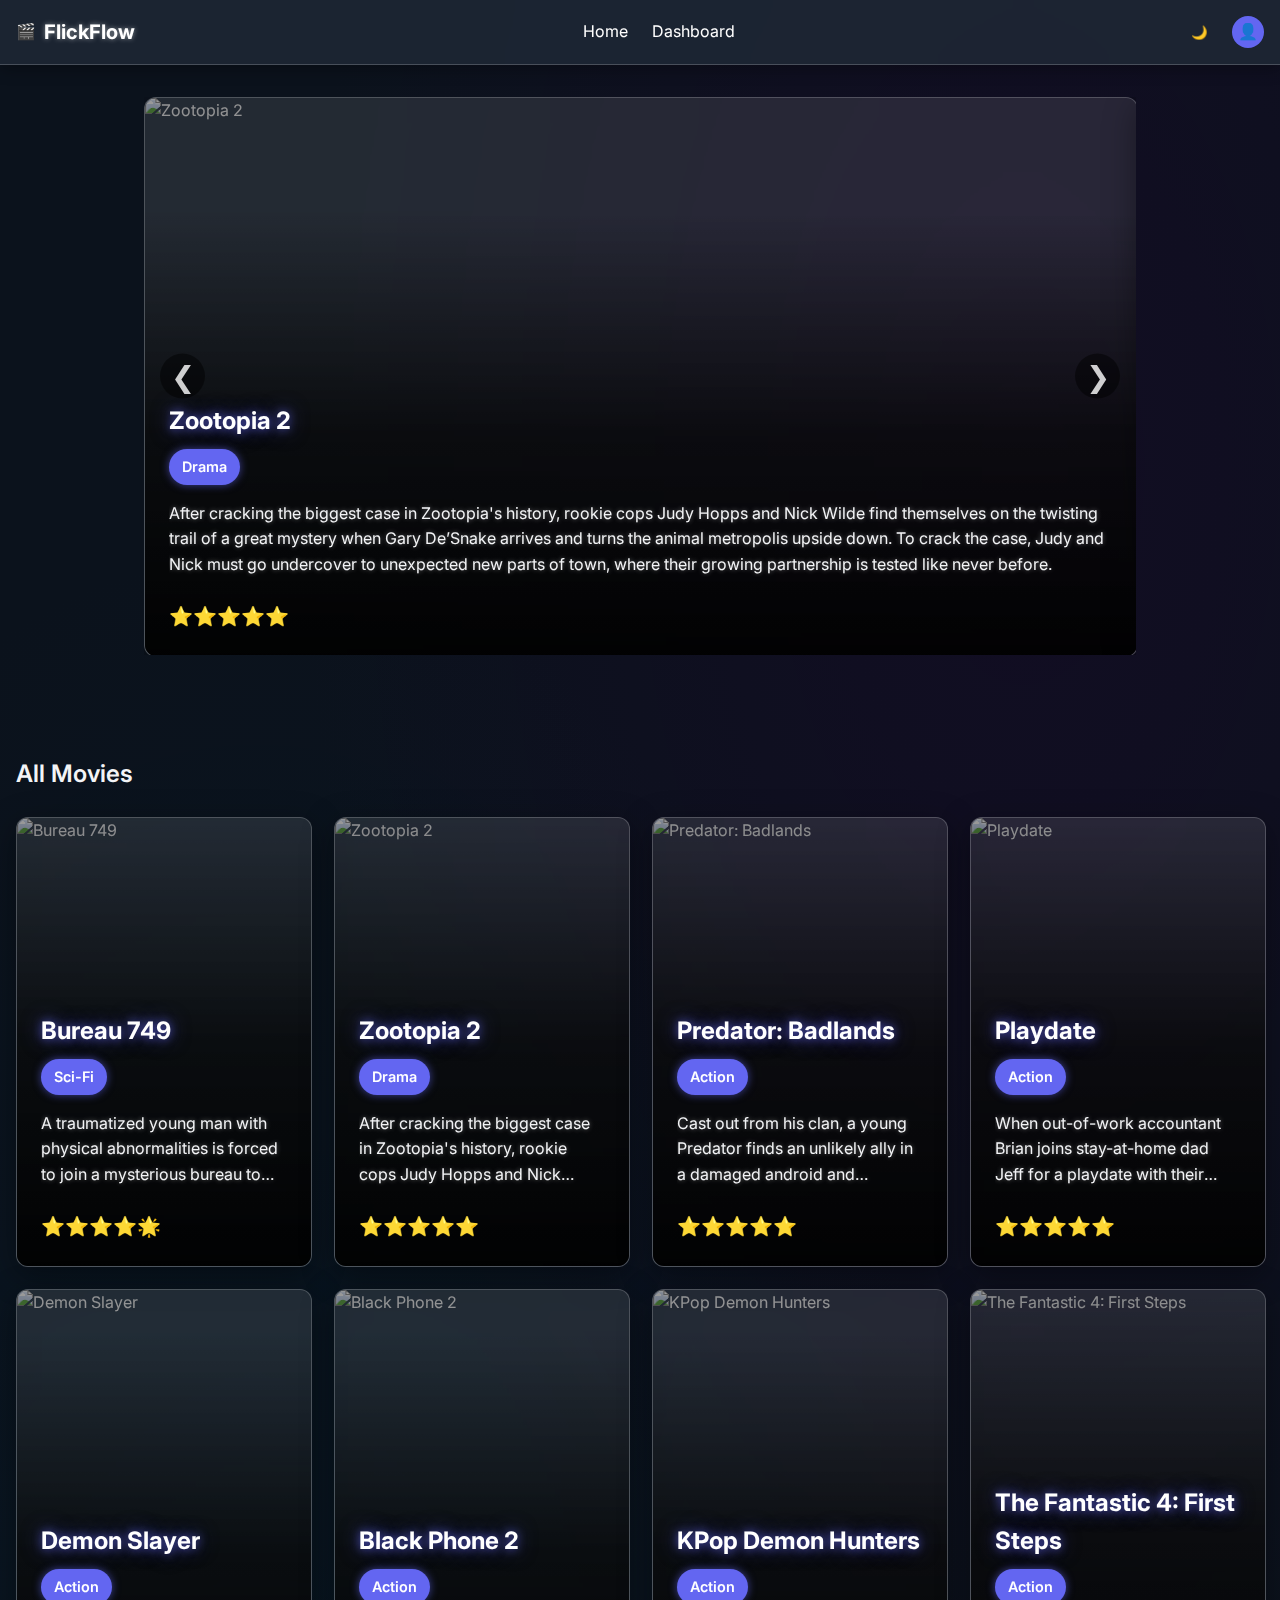
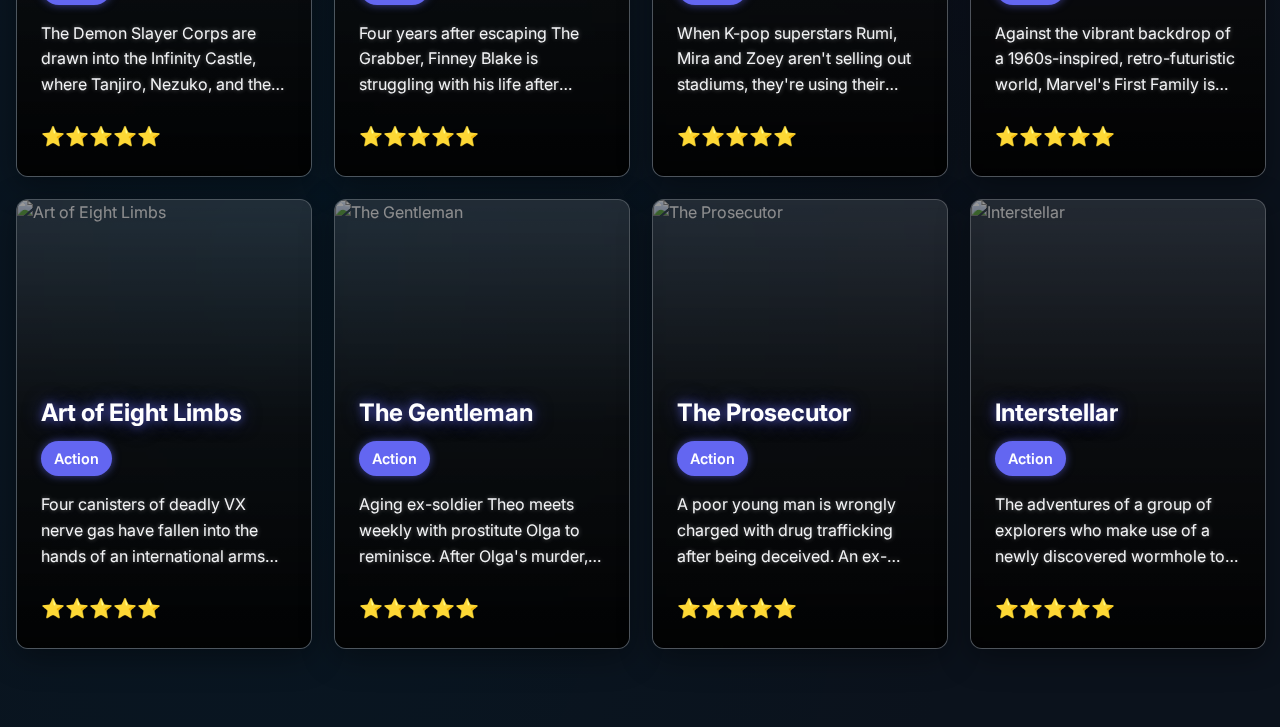
<file: index.html>
<!DOCTYPE html>
<html lang="en" class="dark">
<head>
    <meta charset="UTF-8">
    <meta name="viewport" content="width=device-width, initial-scale=1.0">
    <title>FlickFlow - Movie Universe Manager</title>
    <link rel="stylesheet" href="style.css">
    <script src="components/navbar.js" type="module"></script>
    <script src="components/movie-card.js" type="module"></script>
    <script src="components/movie-modal.js" type="module"></script>
</head>
<body>
    <custom-navbar></custom-navbar>
    
    <!-- Section 1: Top Rated Movies Slideshow (Full Width) -->
    <div class="full-width-slideshow-wrapper">
        <section class="movie-section">
            <div id="topRatedMoviesSlideshow" class="movie-slideshow">
                <!-- Top rated movie cards will be inserted here -->
            </div>
        </section>
    </div>

    <main>
        <!-- Section 2: All Movies -->
        <section class="movie-section">
            <h2>All Movies</h2>
            <div id="allMoviesGrid" class="movie-grid">
                <!-- All movie cards will be inserted here -->
            </div>
        </section>
    </main>

    <custom-movie-modal></custom-movie-modal>

    <script src="index-script.js" type="module"></script>
</body>
</html>
</file>
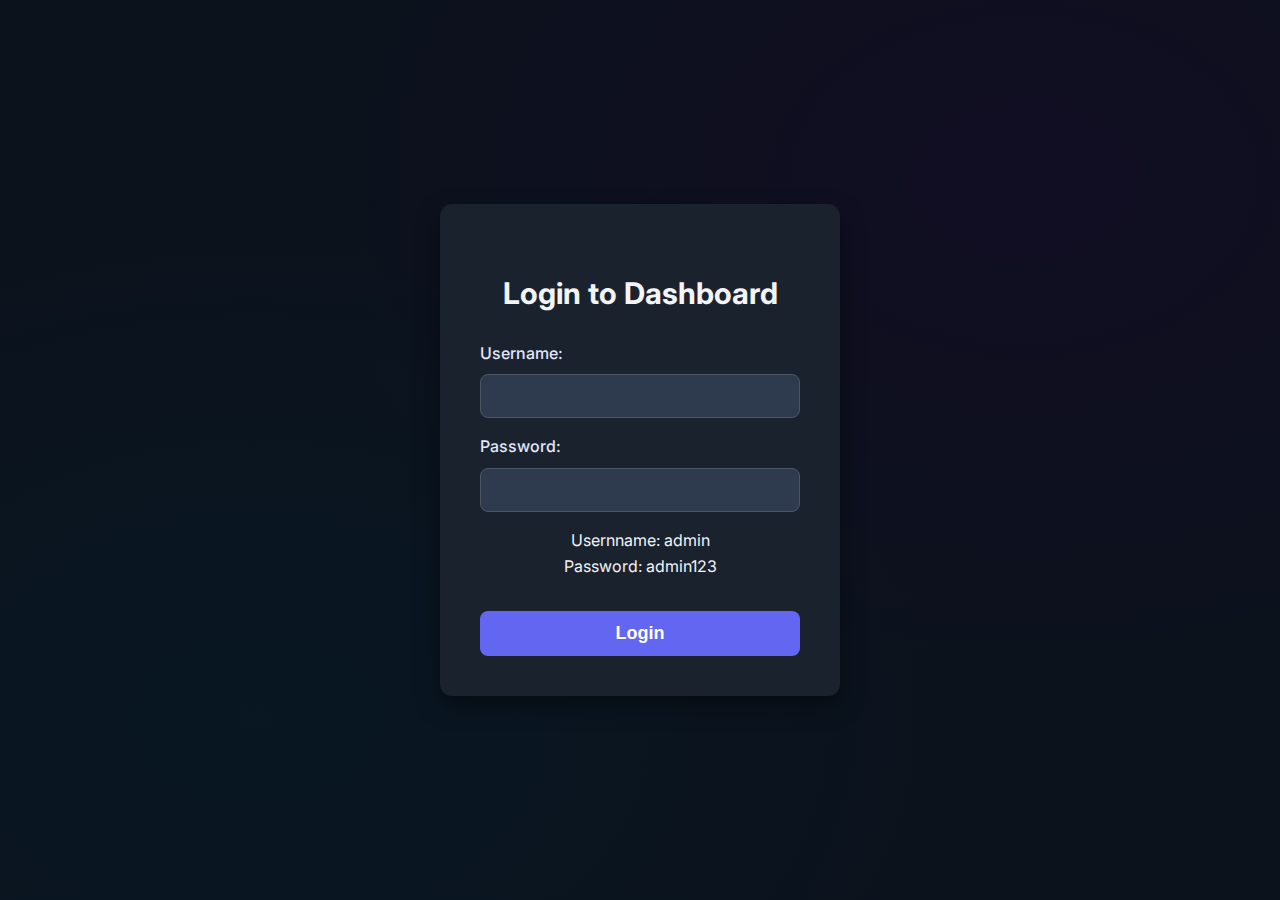
<file: dashboard.html>
<!DOCTYPE html>
<html lang="en" class="dark">
<head>
    <meta charset="UTF-8">
    <meta name="viewport" content="width=device-width, initial-scale=1.0">
    <title>FlickFlow - Movie Universe Manager</title>
    <link rel="stylesheet" href="style.css">
    <script src="components/navbar.js" type="module"></script>
    <script src="components/movie-card.js" type="module"></script>
    <script src="components/movie-modal.js" type="module"></script>
</head>
<body>
    <script>
        // Check if the user is logged in
        if (localStorage.getItem('isLoggedIn') !== 'true') {
            window.location.href = 'login.html';
        }
    </script>
    <custom-navbar></custom-navbar>
    
    <main>
        <div>
            <h1>Movie Collection</h1>
            <button id="addMovieBtn">Add Movie</button>
        </div>

        <div id="moviesGrid">
            <!-- Movie cards will be inserted here -->
        </div>
    </main>

    <custom-movie-modal></custom-movie-modal>

    <script src="script.js" type="module"></script>
</body>
</html>
</file>
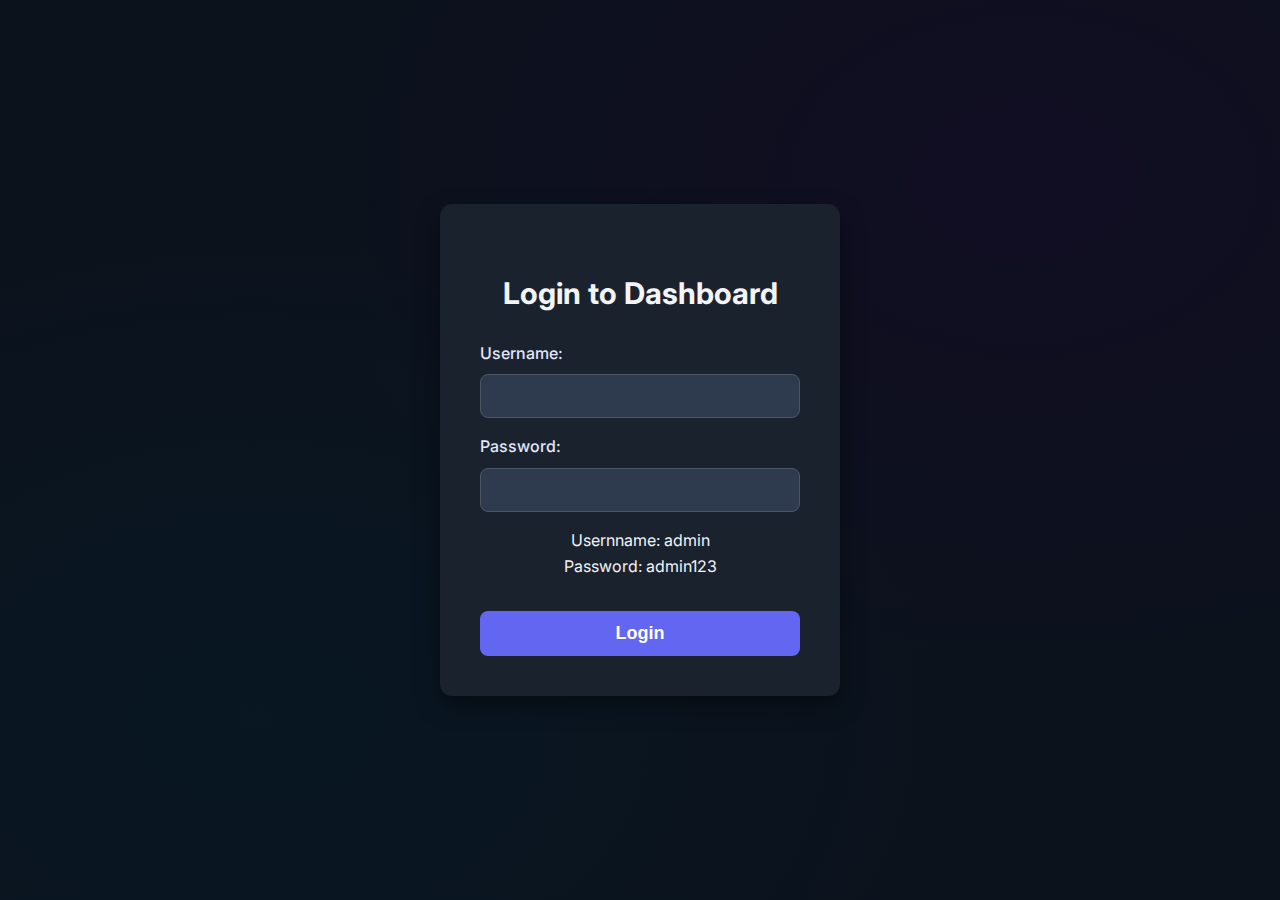
<file: login.html>
<!DOCTYPE html>
<html lang="en" class="login-page dark">
<head>
    <meta charset="UTF-8">
    <meta name="viewport" content="width=device-width, initial-scale=1.0">
    <title>Login</title>
    <link rel="stylesheet" href="style.css">
</head>
<body>
    <div class="login-container">
        <h2>Login to Dashboard</h2>
        <form id="loginForm">
            <div class="input-group">
                <label for="username">Username:</label>
                <input type="text" id="username" name="username" required>
            </div>
            <div class="input-group">
                <label for="password">Password:</label>
                <input type="password" id="password" name="password" required>
            </div>
            <p>Usernname: admin <br>Password: admin123</p>
            <button type="submit">Login</button>
            <p id="errorMessage" class="error-message"></p>
        </form>
    </div>
    <script src="login-script.js"></script>
</body>
</html>
</file>
<file: style.css>
@import url('https://fonts.googleapis.com/css2?family=Inter:wght@300;400;500;600;700&display=swap');

/* Basic reset and box sizing */
*, *::before, *::after {
    box-sizing: border-box;
}

:root {
    --primary-500: #6366f1;
    --primary-600: #4f46e5;
    --gray-100: #f3f4f6;
    --gray-900: #111827;
    --white: #ffffff;
    --dark-body-bg: #1f2937; /* A darker gray for dark mode body */
    --dark-text-color: #f3f4f6; /* Light text for dark mode */
}

body {
    font-family: 'Inter', sans-serif;
    background-color: var(--gray-100); /* Default light mode background */
    color: var(--gray-900); /* Default light mode text color */
    min-height: 100vh;
    margin: 0; /* Remove default body margin */
    line-height: 1.6;
}

.login-container {
    background-color: var(--white);
    padding: 2.5rem;
    border-radius: 0.75rem;
    box-shadow: 0 10px 25px rgba(0, 0, 0, 0.1);
    width: 100%;
    max-width: 400px;
    text-align: center;
}

html.dark .login-container {
    background-color: #1a222e; /* Darker background for the login container */
    box-shadow: 0 10px 25px rgba(0, 0, 0, 0.4); /* Darker, more pronounced shadow for dark mode */
}

.login-container h2 {
    margin-bottom: 1.5rem;
    color: var(--gray-900);
    font-size: 1.875rem;
    font-weight: 700;
}

html.dark .login-container h2 {
    color: var(--dark-text-color);
}

.input-group {
    margin-bottom: 1rem;
    text-align: left;
}

.input-group label {
    display: block;
    margin-bottom: 0.5rem;
    font-weight: 500;
    color: var(--gray-900);
}

html.dark .input-group label {
    color: #e0e7ff; /* Lighter color for better visibility in dark mode */
}

.input-group input[type="text"],
.input-group input[type="password"] {
    width: 100%;
    padding: 0.75rem 1rem;
    border: 1px solid var(--gray-100); /* Lighter border */
    border-radius: 0.5rem;
    font-size: 1rem;
    transition: border-color 0.2s ease-in-out, box-shadow 0.2s ease-in-out;
    background-color: var(--gray-100); /* Consistent background */
    color: var(--gray-900);
}

html.dark .input-group input[type="text"],
html.dark .input-group input[type="password"] {
    background-color: #2e3b4e; /* Darker input background */
    border-color: #4b5563; /* Darker border */
    color: #e0e7ff; /* Lighter color for better visibility in dark mode input text */
}

.input-group input[type="text"]:focus,
.input-group input[type="password"]:focus {
    border-color: var(--primary-500);
    outline: none;
    box-shadow: 0 0 0 3px rgba(99, 102, 241, 0.2);
}

.login-container button[type="submit"] {
    background-color: var(--primary-500);
    color: var(--white);
    padding: 0.75rem 1.5rem;
    border-radius: 0.5rem;
    border: none;
    cursor: pointer;
    font-size: 1.125rem;
    font-weight: 600;
    width: 100%;
    margin-top: 1rem;
    transition: background-color 0.2s ease-in-out, box-shadow 0.2s ease-in-out;
}

.login-container button[type="submit"]:hover {
    background-color: var(--primary-600);
    box-shadow: 0 0 15px rgba(99, 102, 241, 0.5);
}

.error-message {
    color: #ef4444; /* Red color for errors */
    margin-top: 1rem;
    font-size: 0.875rem;
    display: none; /* Hidden by default */
}

/* Dark mode styles */
html.dark body {
    background-color: #0b121c; /* Even darker background for a more virtual feel */
    background-image: radial-gradient(at 20% 80%, hsla(200, 100%, 10%, 0.3) 0, transparent 50%),
                      radial-gradient(at 80% 20%, hsla(280, 100%, 10%, 0.3) 0, transparent 50%);
    color: var(--dark-text-color);
}

/* Specific styles for the login page to center the form */
html.login-page body {
    display: flex;
    justify-content: center;
    align-items: center;
    min-height: 100vh;
}

/* Main container styling */
main {
    max-width: 1280px;
    margin-left: auto;
    margin-right: auto;
    padding: 2rem 1rem; /* Combined px-4 py-8 */
}

.full-width-slideshow-wrapper {
    width: 80%;
    display: flex;
    justify-content: center;
    align-items: center;
    margin-bottom: 3rem;
    margin-top: 2rem;
    padding-left: 1rem; /* Smaller padding for smaller screens */
    padding-right: 1rem; /* Smaller padding for smaller screens */
    margin-left: auto;
    margin-right: auto;
}

@media (min-width: 1536px) { /* For larger desktops (2xl breakpoint) */
    .full-width-slideshow-wrapper {
        padding-left: 4rem; /* Larger padding for large screens */
        padding-right: 4rem; /* Larger padding for large screens */
    }
}

/* Header section styling */
main > div:first-child {
    display: flex;
    justify-content: space-between;
    align-items: center;
    margin-bottom: 2rem;
}

/* H1 styling */
h1 {
    font-size: 1.875rem;
    font-weight: 700;
    color: var(--gray-900); /* Default light mode H1 color */
    margin: 0; /* Remove default h1 margin */
}

html.dark h1 {
    color: var(--dark-text-color); /* Dark mode H1 color */
}

/* Add Movie Button styling */
#addMovieBtn {
    background-color: var(--primary-500);
    color: var(--white);
    padding: 0.5rem 1rem;
    border-radius: 0.5rem;
    display: flex;
    align-items: center;
    gap: 0.5rem;
    transition: background-color 0.2s ease-in-out;
    border: none;
    cursor: pointer;
    font-size: 1rem; /* Ensure legible text */
}

#addMovieBtn:hover {
    background-color: var(--primary-600);
    box-shadow: 0 0 15px rgba(99, 102, 241, 0.5); /* Subtle glow on hover */
}

/* Movies grid styling */
#moviesGrid, .movie-grid { /* Added .movie-grid for general use */
    display: grid;
    grid-template-columns: repeat(1, minmax(0, 1fr));
    gap: 1.5rem;
}

@media (min-width: 640px) { /* sm breakpoint */
    #moviesGrid, .movie-grid {
        grid-template-columns: repeat(2, minmax(0, 1fr));
    }
}

@media (min-width: 1024px) { /* lg breakpoint */
    #moviesGrid, .movie-grid {
        grid-template-columns: repeat(3, minmax(0, 1fr));
    }
}

@media (min-width: 1280px) { /* xl breakpoint */
    #moviesGrid, .movie-grid {
        grid-template-columns: repeat(4, minmax(0, 1fr));
    }
}

/* Movie section styling */
/* The movie-section inside full-width-slideshow-wrapper is specifically for the banner */
.full-width-slideshow-wrapper .movie-section {
    margin-bottom: 0; /* No margin below if it's a full-width banner */
    /* position: relative; Removed as movie-slideshow will be the positioning context */
    width: 100%; /* Take full width of its flex parent */
    height: auto; /* Height will be determined by aspect-ratio */
    /* Removed max-width here, let slideshow itself define max-width and center */
}

.movie-section { /* General movie section styles for other sections */
    margin-bottom: 3rem;
    position: relative; /* For positioning general movie section elements if needed, but not for slideshow nav */
}

.movie-section h2 {
    font-size: 1.5rem;
    font-weight: 600;
    margin-bottom: 1.5rem;
    color: var(--gray-900);
}

html.dark .movie-section h2 {
    color: var(--dark-text-color);
}

/* Slideshow styling */
.movie-slideshow {
    display: flex;
    width: 100%; /* Make slideshow responsive */
    max-width: 1280px; /* Default max width for the slideshow */
    aspect-ratio: 16 / 9; /* Maintain aspect ratio (e.g., 1920x1080) */
    min-height: 400px; /* Minimum height for visibility */
    max-height: 720px; /* Maximum height for the banner */
    overflow-x: hidden; /* Hide horizontal overflow to show one banner at a time */
    overflow-y: hidden; /* Hide vertical overflow */
    scroll-behavior: smooth; /* Enable smooth scrolling */
    scroll-snap-type: x mandatory;
    -webkit-overflow-scrolling: touch; /* For smoother scrolling on iOS */
    position: relative; /* Set positioning context for nav buttons */
    margin: 0 auto; /* Center the slideshow within its parent */
}

@media (min-width: 1536px) { /* For larger desktops (2xl breakpoint) */
    .movie-slideshow {
        max-width: 1536px; /* Increased max width for large screens */
        max-height: 864px; /* Maintain 16:9 aspect ratio (1536 / 16 * 9) */
    }
}

.movie-slideshow custom-movie-card {
    flex: 0 0 100%;
    width: 100%;
    height: 100%;
    scroll-snap-align: start;
    box-sizing: border-box; /* Include padding and border in the element's total width and height */
    position: relative;
    z-index: 1; /* Default z-index */
}

/* General movie card hover effect, excluded from slideshow */
main custom-movie-card { /* Target custom-movie-card only within main, excluding slideshow */
    transition: transform 0.3s ease-in-out, box-shadow 0.3s ease-in-out;
}

main custom-movie-card:hover { /* Target custom-movie-card only within main, excluding slideshow */
    transform: translateY(-5px); /* Lift effect */
    box-shadow: 0 10px 20px rgba(0, 0, 0, 0.2), 0 5px 10px rgba(0, 0, 0, 0.15); /* Enhanced shadow */
}

/* Removed .active, .prev-card, .next-card styles */

.movie-slideshow custom-movie-card .card-image {
    width: 100%;
    height: 100%;
    object-fit: cover;
    border-radius: 0.75rem;
    box-shadow: 0 10px 20px rgba(0, 0, 0, 0.2), 0 5px 10px rgba(0, 0, 0, 0.1); /* Stronger, more defined shadow */
    /* Removed transition to prevent any unintended hover effects */
}

/* Explicitly remove any hover effects for slideshow movie cards to prevent popup */
.movie-slideshow custom-movie-card,
.movie-slideshow custom-movie-card .card-image {
    /* Ensure no default or inherited transitions/transforms */
    transition: none !important;
    transform: none !important;
}

.movie-slideshow custom-movie-card:hover,
.movie-slideshow custom-movie-card:hover .card-image {
    /* Absolutely no changes on hover for slideshow cards/images */
    transform: none !important;
    box-shadow: 0 10px 20px rgba(0, 0, 0, 0.2), 0 5px 10px rgba(0, 0, 0, 0.1) !important; /* Retain original static shadow */
    transition: none !important;
}


/* Slideshow navigation buttons */
.slideshow-nav {
    position: absolute;
    top: 50%;
    transform: translateY(-50%);
    background-color: rgba(0, 0, 0, 0.6); /* Slightly darker background */
    color: var(--white);
    border: none;
    padding: 0.75rem 1.25rem; /* Slightly larger padding */
    cursor: pointer;
    z-index: 10;
    font-size: 1.8rem; /* Larger font size for icons/text */
    border-radius: 50%; /* Make them circular */
    opacity: 0.8;
    transition: opacity 0.3s ease-in-out, background-color 0.3s ease-in-out;
    display: flex; /* Use flexbox for centering content */
    align-items: center;
    justify-content: center;
    width: 45px; /* Fixed width for circular button */
    height: 45px; /* Fixed height for circular button */
}

.slideshow-nav:hover {
    opacity: 1;
    background-color: var(--primary-500); /* Highlight on hover */
    box-shadow: 0 0 15px rgba(99, 102, 241, 0.7); /* Virtual glow */
}

.slideshow-nav.prev {
    left: 1rem;
}

.slideshow-nav.next {
    right: 1rem;
    /* Removed left: auto as it's not needed with both buttons present */
}


.star-rating {
    display: flex;
    gap: 2px;
}

.star {
    color: #eab308;
    transition: all 0.2s;
}

.star:hover {
    transform: scale(1.2);
}

.category-badge {
    padding: 0.25rem 0.5rem;
    border-radius: 9999px;
    font-size: 0.75rem;
    font-weight: 500;
    background-color: #e0e7ff; /* Example default background */
    color: #312e81; /* Example default text color */
}

/* Animation for modal */
@keyframes modalFadeIn {
    from {
        opacity: 0;
        transform: translateY(-20px);
    }
    to {
        opacity: 1;
        transform: translateY(0);
    }
}

.modal-animation {
    animation: modalFadeIn 0.3s ease-out;
}


.name {
    cursor: pointer;
    transition: text-shadow 0.3s ease-in-out;
}

.name:hover {
    text-shadow: 0 0 10px rgba(99, 102, 241, 0.8); /* Subtle glow for titles */
}
</file>
